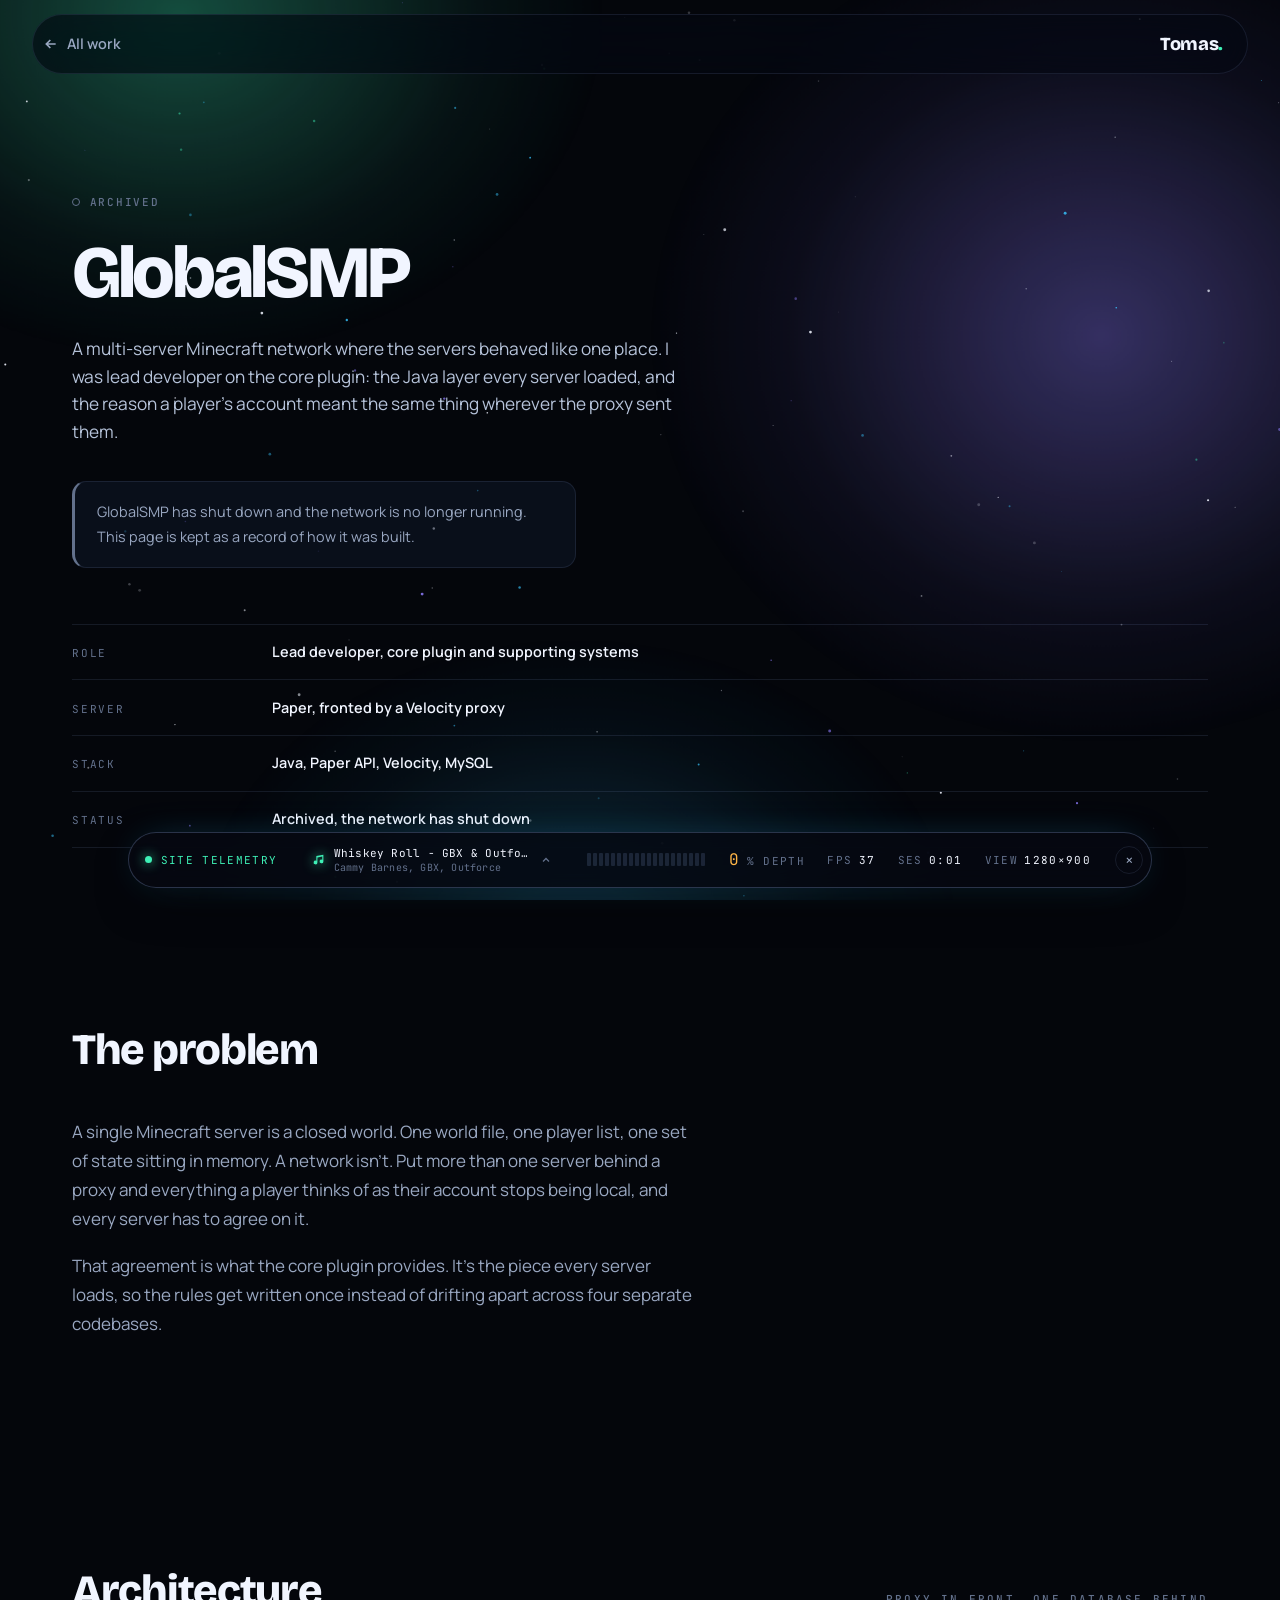
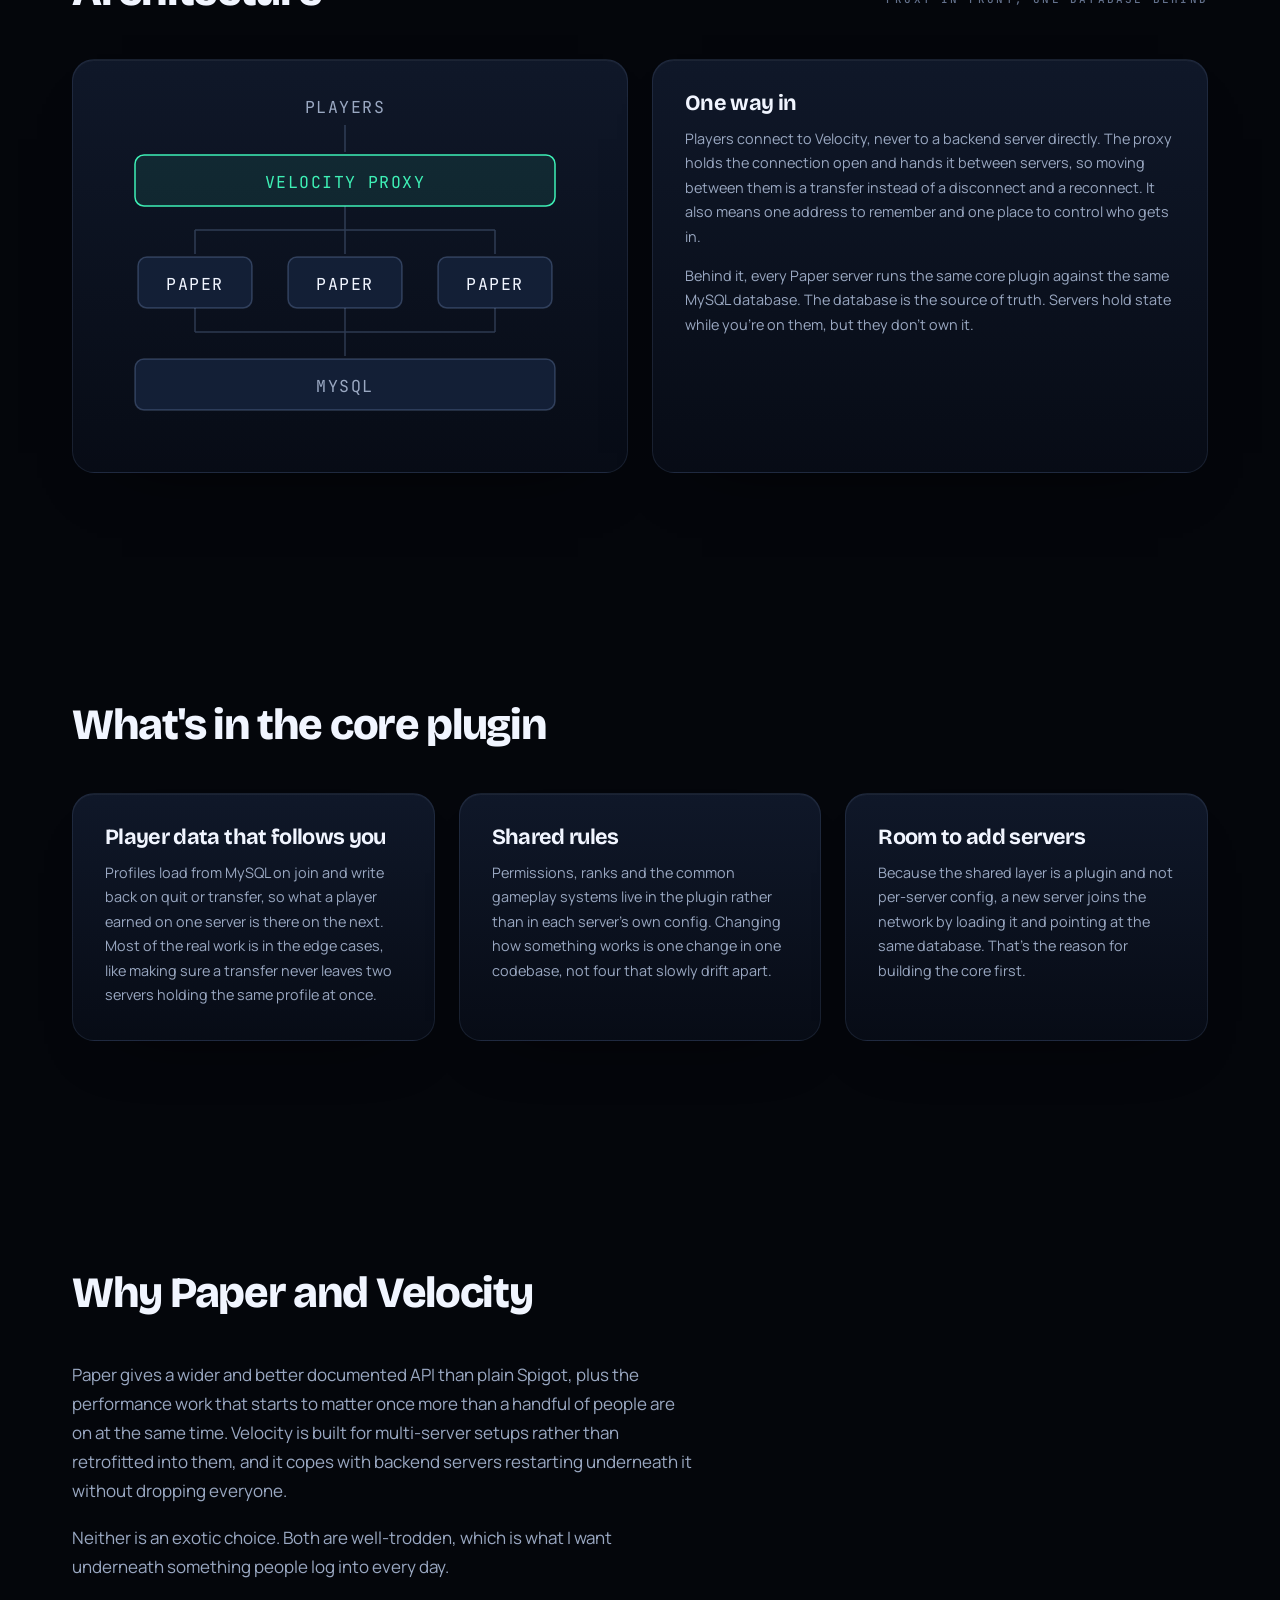
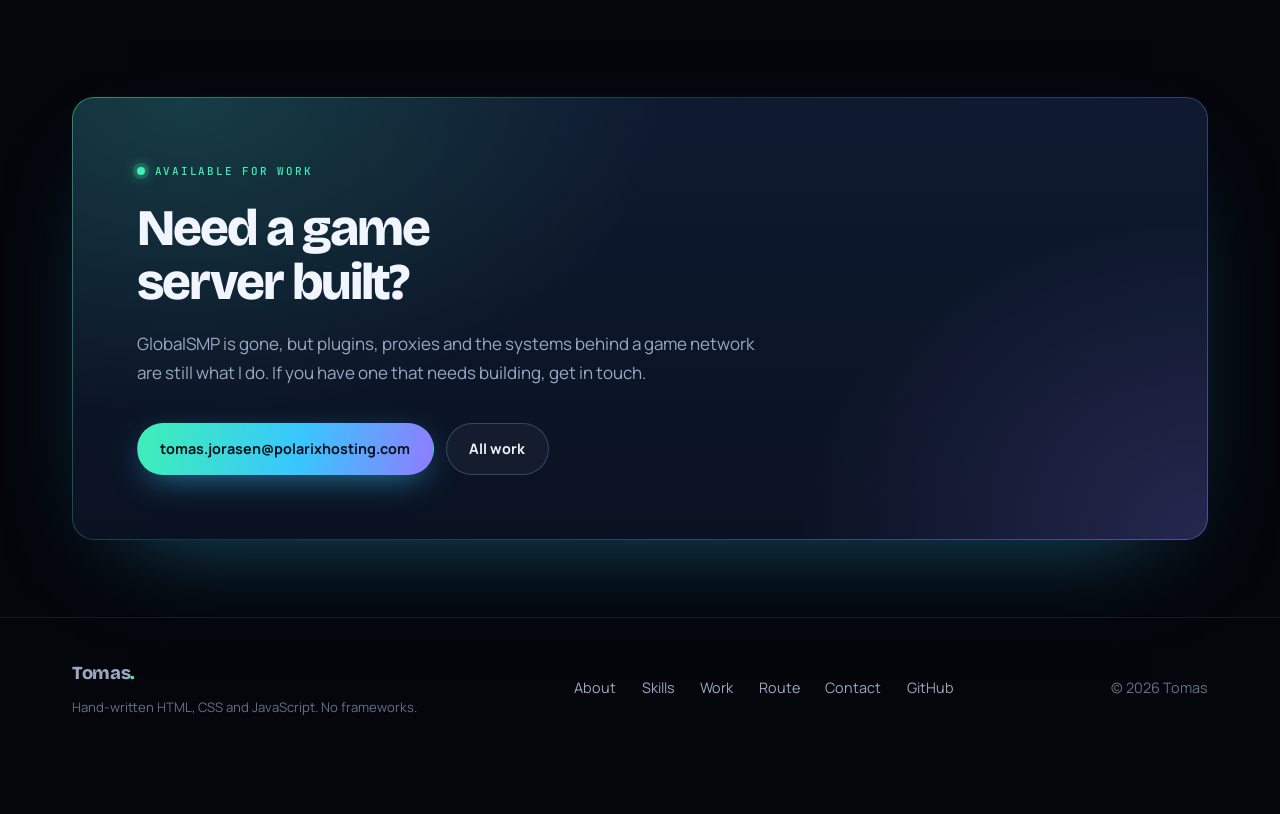
<file: globalsmp.html>
<!DOCTYPE html>
<html lang="en">
<head>
<meta charset="UTF-8">
<meta name="viewport" content="width=device-width, initial-scale=1.0">
<script>document.documentElement.className+=' js';</script>

<title>GlobalSMP — Minecraft network core plugin | Tomas</title>
<meta name="description" content="Lead developer on GlobalSMP: a multi-server Minecraft network behind a Velocity proxy, with a Java core plugin keeping player data consistent in MySQL.">
<link rel="canonical" href="https://forgottobuy.github.io/globalsmp.html">
<meta name="theme-color" content="#04060b">
<link rel="icon" href="data:image/svg+xml,%3Csvg xmlns='http://www.w3.org/2000/svg' viewBox='0 0 32 32'%3E%3Cdefs%3E%3ClinearGradient id='g' x1='0' x2='1'%3E%3Cstop stop-color='%233ef0b6'/%3E%3Cstop offset='.55' stop-color='%2338c6ff'/%3E%3Cstop offset='1' stop-color='%238f7dff'/%3E%3C/linearGradient%3E%3C/defs%3E%3Ccircle cx='16' cy='16' r='16' fill='url(%23g)'/%3E%3Cpath d='M9 10h14v4h-5v9h-4v-9H9z' fill='%2304060b'/%3E%3C/svg%3E">

<meta property="og:type" content="article">
<meta property="og:url" content="https://forgottobuy.github.io/globalsmp.html">
<meta property="og:title" content="GlobalSMP — Minecraft network core plugin">
<meta property="og:description" content="A multi-server Minecraft network behind a Velocity proxy, with a Java core plugin keeping player data consistent in MySQL.">
<meta property="og:image" content="https://forgottobuy.github.io/images/og-preview.png">
<meta name="twitter:card" content="summary_large_image">
<meta name="twitter:image" content="https://forgottobuy.github.io/images/og-preview.png">

<link rel="preconnect" href="https://fonts.googleapis.com">
<link rel="preconnect" href="https://fonts.gstatic.com" crossorigin>
<link rel="stylesheet" href="https://fonts.googleapis.com/css2?family=Bricolage+Grotesque:opsz,wght@12..96,500..800&family=JetBrains+Mono:wght@400;500&family=Manrope:wght@400;500;600;700&display=swap">
<link rel="stylesheet" href="styles.css?v=8">
</head>
<body>

<div class="backdrop" aria-hidden="true"><i></i><i></i><i></i></div>
<canvas class="stars" aria-hidden="true"></canvas>

<a class="skip-link" href="#main">Skip to content</a>

<nav class="site-nav" aria-label="Main">
  <div class="wrap site-nav__inner">
    <a class="back-link" href="index.html#work">
      <svg viewBox="0 0 24 24" fill="none" stroke="currentColor" stroke-width="2.5" aria-hidden="true"><path d="M19 12H5M11 6l-6 6 6 6"/></svg>
      All work
    </a>
    <a class="wordmark" href="index.html">Tomas<span>.</span></a>
  </div>
</nav>

<header class="wrap case-hero">
  <span class="status status--off">Archived</span>
  <h1>GlobalSMP</h1>
  <p class="case-hero__lede">
    A multi-server Minecraft network where the servers behaved like one place.
    I was lead developer on the core plugin: the Java layer every server loaded,
    and the reason a player's account meant the same thing wherever the proxy
    sent them.
  </p>

  <p class="notice">
    GlobalSMP has shut down and the network is no longer running. This page is
    kept as a record of how it was built.
  </p>

  <dl class="facts">
    <div class="facts__row">
      <dt class="facts__key">Role</dt>
      <dd class="facts__val">Lead developer, core plugin and supporting systems</dd>
    </div>
    <div class="facts__row">
      <dt class="facts__key">Server</dt>
      <dd class="facts__val">Paper, fronted by a Velocity proxy</dd>
    </div>
    <div class="facts__row">
      <dt class="facts__key">Stack</dt>
      <dd class="facts__val">Java, Paper API, Velocity, MySQL</dd>
    </div>
    <div class="facts__row">
      <dt class="facts__key">Status</dt>
      <dd class="facts__val">Archived, the network has shut down</dd>
    </div>
  </dl>
</header>

<main id="main">

  <section class="wrap section">
    <div class="section__head">
      <div class="section__title"><h2>The problem</h2></div>
    </div>

    <div class="prose">
      <p>
        A single Minecraft server is a closed world. One world file, one player
        list, one set of state sitting in memory. A network isn't. Put more than
        one server behind a proxy and everything a player thinks of as their
        account stops being local, and every server has to agree on it.
      </p>
      <p class="prose">
        That agreement is what the core plugin provides. It's the piece every
        server loads, so the rules get written once instead of drifting apart
        across four separate codebases.
      </p>
    </div>
  </section>

  <section class="wrap section">
    <div class="section__head">
      <div class="section__title"><h2>Architecture</h2></div>
      <p class="eyebrow">Proxy in front, one database behind</p>
    </div>

    <div class="cards cards--2">
      <div class="card" data-reveal>
        <figure class="shot shot--bare">
          <svg class="topology" viewBox="0 0 320 226" role="img" aria-label="Diagram: players connect through a Velocity proxy to three Paper servers, which share one MySQL database.">
            <text class="label label--dim" x="160" y="14" text-anchor="middle">PLAYERS</text>
            <path class="wire" d="M160 22 V40"/>
            <rect class="node node--live" x="20" y="42" width="280" height="34" rx="6"/>
            <text class="label label--amber" x="160" y="64" text-anchor="middle">VELOCITY PROXY</text>
            <path class="wire" d="M160 76 V92 M60 92 H260 M60 92 V108 M160 92 V108 M260 92 V108"/>
            <rect class="node" x="22" y="110" width="76" height="34" rx="6"/>
            <rect class="node" x="122" y="110" width="76" height="34" rx="6"/>
            <rect class="node" x="222" y="110" width="76" height="34" rx="6"/>
            <text class="label" x="60" y="132" text-anchor="middle">PAPER</text>
            <text class="label" x="160" y="132" text-anchor="middle">PAPER</text>
            <text class="label" x="260" y="132" text-anchor="middle">PAPER</text>
            <path class="wire" d="M60 144 V160 M160 144 V160 M260 144 V160 M60 160 H260 M160 160 V176"/>
            <rect class="node" x="20" y="178" width="280" height="34" rx="6"/>
            <text class="label label--dim" x="160" y="200" text-anchor="middle">MYSQL</text>
          </svg>
        </figure>
      </div>
      <div class="card" data-reveal>
        <h3>One way in</h3>
        <p>
          Players connect to Velocity, never to a backend server directly. The
          proxy holds the connection open and hands it between servers, so moving
          between them is a transfer instead of a disconnect and a reconnect. It
          also means one address to remember and one place to control who gets
          in.
        </p>
        <p>
          Behind it, every Paper server runs the same core plugin against the
          same MySQL database. The database is the source of truth. Servers hold
          state while you're on them, but they don't own it.
        </p>
      </div>
    </div>
  </section>

  <section class="wrap section">
    <div class="section__head">
      <div class="section__title"><h2>What's in the core plugin</h2></div>
    </div>

    <div class="cards cards--3">
      <div class="card" data-reveal>
        <h3>Player data that follows you</h3>
        <p>
          Profiles load from MySQL on join and write back on quit or transfer, so
          what a player earned on one server is there on the next. Most of the
          real work is in the edge cases, like making sure a transfer never
          leaves two servers holding the same profile at once.
        </p>
      </div>
      <div class="card" data-reveal>
        <h3>Shared rules</h3>
        <p>
          Permissions, ranks and the common gameplay systems live in the plugin
          rather than in each server's own config. Changing how something works
          is one change in one codebase, not four that slowly drift apart.
        </p>
      </div>
      <div class="card" data-reveal>
        <h3>Room to add servers</h3>
        <p>
          Because the shared layer is a plugin and not per-server config, a new
          server joins the network by loading it and pointing at the same
          database. That's the reason for building the core first.
        </p>
      </div>
    </div>
  </section>

  <section class="wrap section">
    <div class="section__head">
      <div class="section__title"><h2>Why Paper and Velocity</h2></div>
    </div>
    <div class="prose">
      <p>
        Paper gives a wider and better documented API than plain Spigot, plus the
        performance work that starts to matter once more than a handful of people
        are on at the same time. Velocity is built for multi-server setups rather
        than retrofitted into them, and it copes with backend servers restarting
        underneath it without dropping everyone.
      </p>
      <p class="prose">
        Neither is an exotic choice. Both are well-trodden, which is what I want
        underneath something people log into every day.
      </p>
    </div>
  </section>

  <section class="wrap">
    <div class="contact" data-reveal>
      <p class="eyebrow"><span class="status">Available for work</span></p>
      <h2>Need a game server built?</h2>
      <p class="prose">
      GlobalSMP is gone, but plugins, proxies and the systems behind a game network are still what I do. If you have one that needs building, get in touch.
    </p>
      <div class="contact__actions">
        <a class="btn btn--primary" href="mailto:tomas.jorasen@polarixhosting.com">tomas.jorasen@polarixhosting.com</a>
        <a class="btn btn--ghost" href="index.html#work">All work</a>
      </div>
    </div>
  </section>

</main>

<footer class="site-footer">
  <div class="wrap site-footer__inner">
    <div class="site-footer__brand">
      <a class="wordmark" href="index.html">Tomas<span>.</span></a>
      <p>Hand-written HTML, CSS and JavaScript. No frameworks.</p>
    </div>
    <div class="site-footer__links">
      <a href="index.html#about">About</a>
      <a href="index.html#skills">Skills</a>
      <a href="index.html#work">Work</a>
      <a href="index.html#route">Route</a>
      <a href="index.html#contact">Contact</a>
      <a href="https://github.com/ForgotToBuy" target="_blank" rel="noopener noreferrer">GitHub</a>
    </div>
    <span>&copy; 2026 Tomas</span>
  </div>
</footer>

<aside class="hud" id="siteHud" hidden>
  <div class="hud__player" id="hudPlayer" data-hud="player" hidden></div>
  <div class="hud__inner">
    <span class="hud__brand"><span class="hud__lamp"></span><span>Site telemetry</span></span>
    <button class="hud__now" data-hud="now" type="button" aria-expanded="false" aria-controls="hudPlayer" hidden>
      <svg class="hud__note" viewBox="0 0 24 24" fill="currentColor" aria-hidden="true"><path d="M21 3v12.5a3.5 3.5 0 1 1-2-3.16V6.6L10 8.4v9.1a3.5 3.5 0 1 1-2-3.16V5.6L21 3z"/></svg>
      <span class="hud__track">
        <span class="hud__title" data-hud="now-title"></span>
        <span class="hud__by" data-hud="now-artist"></span>
      </span>
      <svg class="hud__chevron" viewBox="0 0 24 24" fill="none" stroke="currentColor" stroke-width="2.5" aria-hidden="true"><path d="M18 15l-6-6-6 6"/></svg>
    </button>
    <div class="hud__bar" data-hud="bar" aria-hidden="true"></div>
    <div class="hud__readouts" aria-hidden="true">
      <div class="hud__cell hud__cell--primary"><span class="hud__val" data-hud="scroll">0</span><span class="hud__unit">% depth</span></div>
      <div class="hud__cell"><span class="hud__key">FPS</span><span class="hud__val" data-hud="fps">--</span></div>
      <div class="hud__cell hud__cell--session"><span class="hud__key">SES</span><span class="hud__val" data-hud="session">0:00</span></div>
      <div class="hud__cell hud__cell--viewport"><span class="hud__key">VIEW</span><span class="hud__val" data-hud="viewport">--</span></div>
    </div>
    <button class="hud__close" type="button" data-hud-close aria-label="Hide the telemetry readout">&times;</button>
  </div>
</aside>

<script src="motion.js?v=8" defer onerror="document.documentElement.classList.remove('js')"></script>

</body>
</html>
</file>
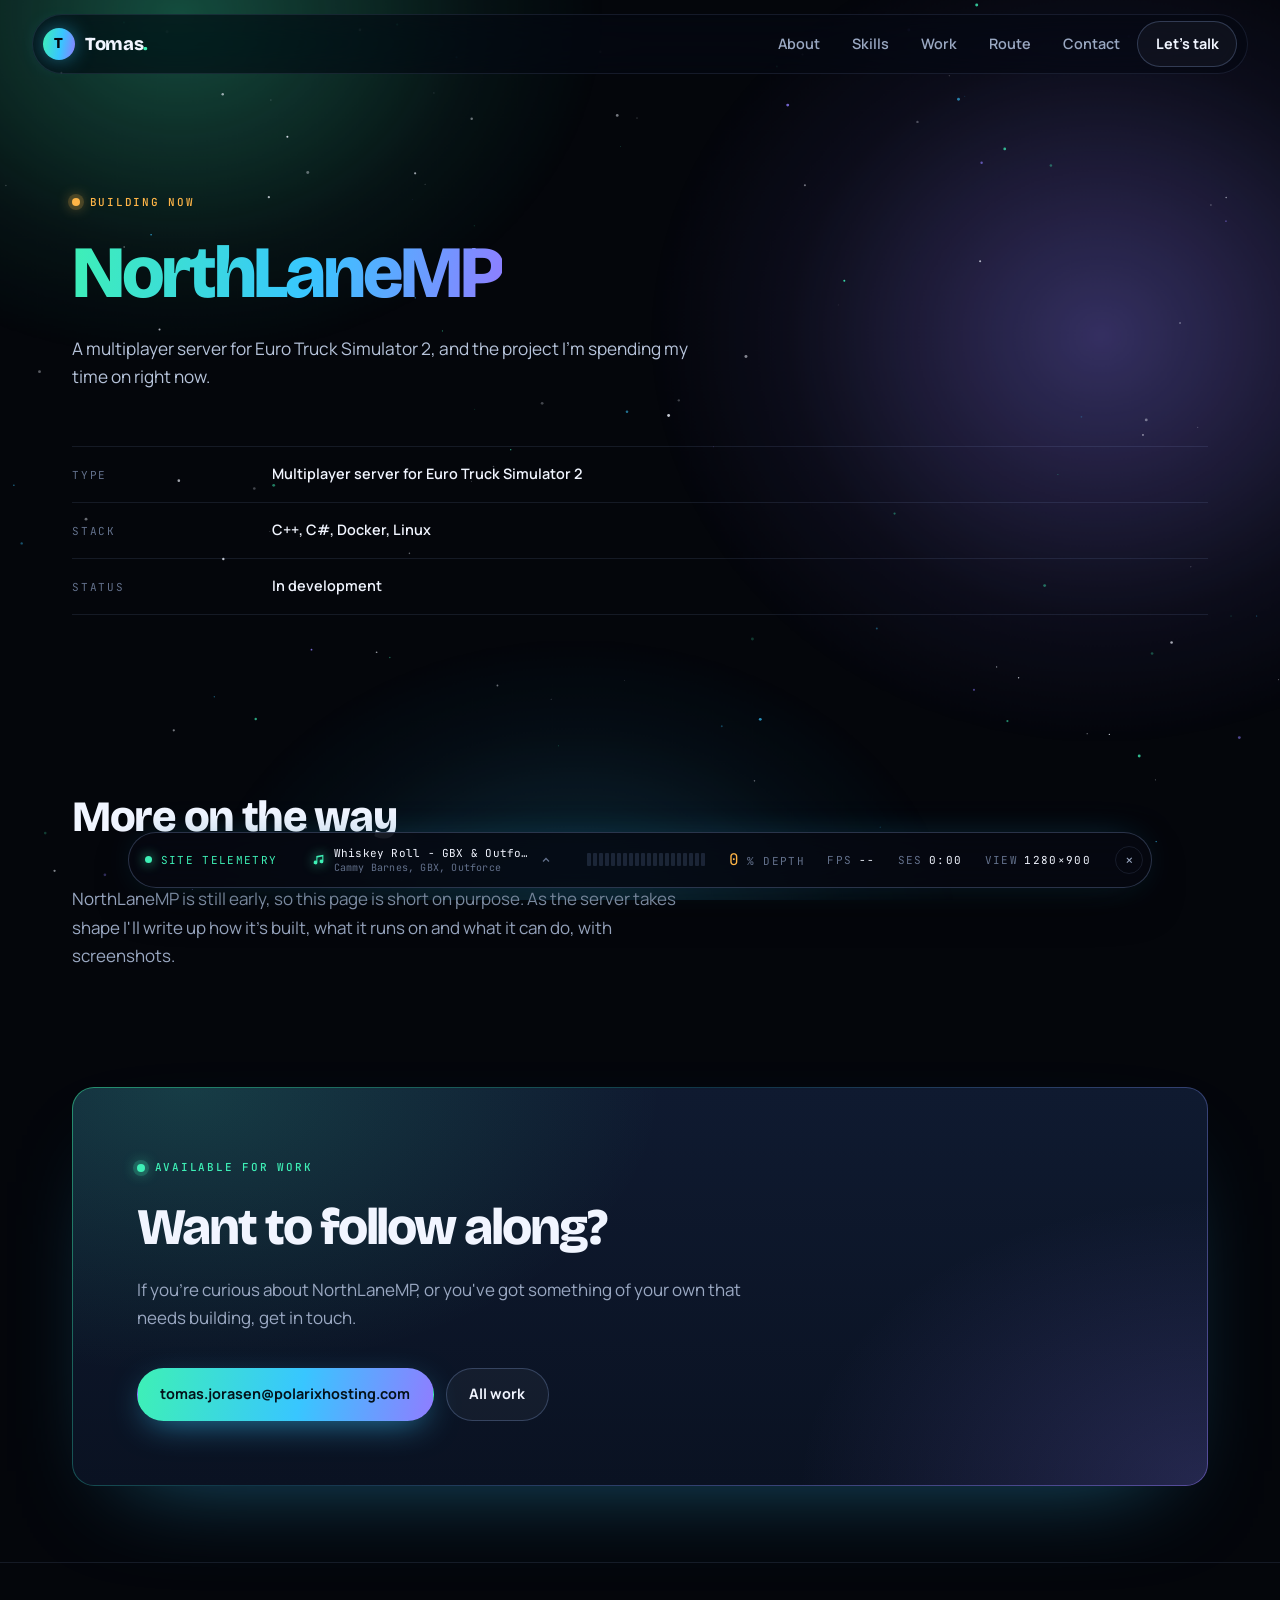
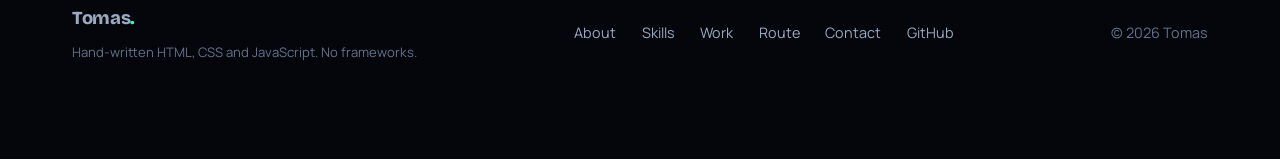
<file: northlanemp.html>
<!DOCTYPE html>
<html lang="en">
<head>
<meta charset="UTF-8">
<meta name="viewport" content="width=device-width, initial-scale=1.0">
<script>document.documentElement.className+=' js';</script>

<title>NorthLaneMP — multiplayer for ETS2 | Tomas</title>
<meta name="description" content="NorthLaneMP is a multiplayer server for Euro Truck Simulator 2, currently in development.">
<link rel="canonical" href="https://forgottobuy.github.io/northlanemp.html">
<meta name="theme-color" content="#04060b">
<link rel="icon" href="data:image/svg+xml,%3Csvg xmlns='http://www.w3.org/2000/svg' viewBox='0 0 32 32'%3E%3Cdefs%3E%3ClinearGradient id='g' x1='0' x2='1'%3E%3Cstop stop-color='%233ef0b6'/%3E%3Cstop offset='.55' stop-color='%2338c6ff'/%3E%3Cstop offset='1' stop-color='%238f7dff'/%3E%3C/linearGradient%3E%3C/defs%3E%3Ccircle cx='16' cy='16' r='16' fill='url(%23g)'/%3E%3Cpath d='M9 10h14v4h-5v9h-4v-9H9z' fill='%2304060b'/%3E%3C/svg%3E">

<meta property="og:type" content="website">
<meta property="og:url" content="https://forgottobuy.github.io/northlanemp.html">
<meta property="og:title" content="NorthLaneMP — multiplayer for ETS2 | Tomas">
<meta property="og:description" content="NorthLaneMP is a multiplayer server for Euro Truck Simulator 2, currently in development.">
<meta property="og:image" content="https://forgottobuy.github.io/images/og-preview.png">
<meta name="twitter:card" content="summary_large_image">
<meta name="twitter:image" content="https://forgottobuy.github.io/images/og-preview.png">

<link rel="preconnect" href="https://fonts.googleapis.com">
<link rel="preconnect" href="https://fonts.gstatic.com" crossorigin>
<link rel="stylesheet" href="https://fonts.googleapis.com/css2?family=Bricolage+Grotesque:opsz,wght@12..96,500..800&family=JetBrains+Mono:wght@400;500&family=Manrope:wght@400;500;600;700&display=swap">
<link rel="stylesheet" href="styles.css?v=8">
</head>
<body id="top">

<div class="backdrop" aria-hidden="true"><i></i><i></i><i></i></div>
<canvas class="stars" aria-hidden="true"></canvas>

<a class="skip-link" href="#main">Skip to content</a>

<nav class="site-nav" aria-label="Main">
  <div class="wrap site-nav__inner">
    <a class="wordmark" href="index.html"><span class="wordmark__mark">T</span>Tomas<span>.</span></a>
    <div class="nav-links">
      <a href="index.html#about">About</a>
      <a href="index.html#skills">Skills</a>
      <a href="index.html#work">Work</a>
      <a href="index.html#route">Route</a>
      <a href="index.html#contact">Contact</a>
      <a class="btn btn--ghost btn--small" href="index.html#contact">Let's talk</a>
    </div>
  </div>
</nav>

<header class="wrap case-hero">
  <span class="status status--build">Building now</span>
  <h1><span class="aurora-text">NorthLaneMP</span></h1>
  <p class="case-hero__lede">
    A multiplayer server for Euro Truck Simulator 2, and the project I'm
    spending my time on right now.
  </p>

  <dl class="facts">
    <div class="facts__row">
      <dt class="facts__key">Type</dt>
      <dd class="facts__val">Multiplayer server for Euro Truck Simulator 2</dd>
    </div>
    <div class="facts__row">
      <dt class="facts__key">Stack</dt>
      <dd class="facts__val">C++, C#, Docker, Linux</dd>
    </div>
    <div class="facts__row">
      <dt class="facts__key">Status</dt>
      <dd class="facts__val">In development</dd>
    </div>
  </dl>
</header>

<main id="main">

  <section class="wrap section">
    <div class="section__head">
      <div class="section__title"><h2>More on the way</h2></div>
    </div>
    <div class="prose">
      <p>
        NorthLaneMP is still early, so this page is short on purpose. As the
        server takes shape I'll write up how it's built, what it runs on and
        what it can do, with screenshots.
      </p>
    </div>
  </section>

  <section class="wrap">
    <div class="contact" data-reveal>
      <span class="status">Available for work</span>
      <h2>Want to follow along?</h2>
      <p class="prose">
        If you're curious about NorthLaneMP, or you've got something of your
        own that needs building, get in touch.
      </p>
      <div class="contact__actions">
        <a class="btn btn--primary" href="mailto:tomas.jorasen@polarixhosting.com">tomas.jorasen@polarixhosting.com</a>
        <a class="btn btn--ghost" href="index.html#work">All work</a>
      </div>
    </div>
  </section>

</main>

<footer class="site-footer">
  <div class="wrap site-footer__inner">
    <div class="site-footer__brand">
      <a class="wordmark" href="index.html">Tomas<span>.</span></a>
      <p>Hand-written HTML, CSS and JavaScript. No frameworks.</p>
    </div>
    <div class="site-footer__links">
      <a href="index.html#about">About</a>
      <a href="index.html#skills">Skills</a>
      <a href="index.html#work">Work</a>
      <a href="index.html#route">Route</a>
      <a href="index.html#contact">Contact</a>
      <a href="https://github.com/ForgotToBuy" target="_blank" rel="noopener noreferrer">GitHub</a>
    </div>
    <span>&copy; 2026 Tomas</span>
  </div>
</footer>

<aside class="hud" id="siteHud" hidden>
  <div class="hud__player" id="hudPlayer" data-hud="player" hidden></div>
  <div class="hud__inner">
    <span class="hud__brand"><span class="hud__lamp"></span><span>Site telemetry</span></span>
    <button class="hud__now" data-hud="now" type="button" aria-expanded="false" aria-controls="hudPlayer" hidden>
      <svg class="hud__note" viewBox="0 0 24 24" fill="currentColor" aria-hidden="true"><path d="M21 3v12.5a3.5 3.5 0 1 1-2-3.16V6.6L10 8.4v9.1a3.5 3.5 0 1 1-2-3.16V5.6L21 3z"/></svg>
      <span class="hud__track">
        <span class="hud__title" data-hud="now-title"></span>
        <span class="hud__by" data-hud="now-artist"></span>
      </span>
      <svg class="hud__chevron" viewBox="0 0 24 24" fill="none" stroke="currentColor" stroke-width="2.5" aria-hidden="true"><path d="M18 15l-6-6-6 6"/></svg>
    </button>
    <div class="hud__bar" data-hud="bar" aria-hidden="true"></div>
    <div class="hud__readouts" aria-hidden="true">
      <div class="hud__cell hud__cell--primary"><span class="hud__val" data-hud="scroll">0</span><span class="hud__unit">% depth</span></div>
      <div class="hud__cell"><span class="hud__key">FPS</span><span class="hud__val" data-hud="fps">--</span></div>
      <div class="hud__cell hud__cell--session"><span class="hud__key">SES</span><span class="hud__val" data-hud="session">0:00</span></div>
      <div class="hud__cell hud__cell--viewport"><span class="hud__key">VIEW</span><span class="hud__val" data-hud="viewport">--</span></div>
    </div>
    <button class="hud__close" type="button" data-hud-close aria-label="Hide the telemetry readout">&times;</button>
  </div>
</aside>

<script src="motion.js?v=8" defer onerror="document.documentElement.classList.remove('js')"></script>

</body>
</html>
</file>
<file: styles.css>
:root {
  --night:   #04060b;
  --panel:   rgba(16, 24, 40, 0.55);
  --panel-solid: #0b111e;
  --line:    rgba(160, 190, 255, 0.11);
  --line-2:  rgba(160, 190, 255, 0.24);
  --snow:    #f1f5ff;
  --mist:    #9aa8c2;
  --dim:     #63718c;
  --green:   #3ef0b6;
  --cyan:    #38c6ff;
  --violet:  #8f7dff;
  --amber:   #ffb547;
  --aurora:  linear-gradient(100deg, #3ef0b6 0%, #38c6ff 55%, #8f7dff 100%);

  --font-display: 'Bricolage Grotesque', 'Segoe UI', system-ui, sans-serif;
  --font-body: 'Manrope', 'Segoe UI', system-ui, sans-serif;
  --font-mono: 'JetBrains Mono', ui-monospace, Consolas, monospace;

  --micro: 0.6875rem;
  --small: 0.9rem;
  --base: 1.0625rem;
  --lede: clamp(1.0625rem, 1.35vw, 1.25rem);
  --h3: clamp(1.2rem, 1.7vw, 1.4rem);
  --h2: clamp(2.1rem, 4.6vw, 3.4rem);
  --h1: clamp(2.6rem, 6vw, 4.6rem);
  --name: clamp(4.5rem, 15vw, 11.5rem);

  --gutter: clamp(1.25rem, 4.5vw, 3.5rem);
  --radius: 22px;
  --radius-s: 14px;
  --ease: cubic-bezier(0.2, 0.7, 0.2, 1);
  --accent: var(--cyan);
}

*, *::before, *::after { box-sizing: border-box; }

html { -webkit-text-size-adjust: 100%; scroll-behavior: smooth; scroll-padding-top: 6rem; }

body {
  margin: 0;
  background: var(--night);
  color: var(--mist);
  font-family: var(--font-body);
  font-size: var(--base);
  line-height: 1.7;
  -webkit-font-smoothing: antialiased;
  overflow-x: hidden;
}

::selection { background: var(--green); color: var(--night); }

img { max-width: 100%; height: auto; display: block; }
a { color: inherit; }

:focus-visible { outline: 2px solid var(--green); outline-offset: 3px; border-radius: 6px; }

.stars {
  position: fixed;
  inset: 0;
  width: 100%;
  height: 100%;
  z-index: 0;
  pointer-events: none;
}
.stars--a { animation: twinkle 5s ease-in-out infinite alternate; }
.stars--b { animation: twinkle 7s ease-in-out -3s infinite alternate-reverse; }

@keyframes twinkle { from { opacity: 0.25; } to { opacity: 1; } }

html.is-resting .backdrop i,
html.is-resting .stars,
html.is-resting .chip,
html.is-resting .glance__ring,
html.is-resting .glance__ring span { animation-play-state: paused; }

.backdrop { position: fixed; inset: 0; z-index: 0; pointer-events: none; overflow: hidden; }

.backdrop i {
  position: absolute;
  border-radius: 50%;
  opacity: 0.85;
  will-change: transform;
}
.backdrop i:nth-child(1) {
  width: 68vw; height: 44rem; left: -20vw; top: -21rem;
  background: radial-gradient(closest-side, rgba(62, 240, 182, 0.36), rgba(62, 240, 182, 0.2) 38%, rgba(62, 240, 182, 0.07) 68%, transparent);
  animation: sway-a 22s ease-in-out infinite alternate;
}
.backdrop i:nth-child(2) {
  width: 72vw; height: 52rem; right: -22vw; top: -5rem;
  background: radial-gradient(closest-side, rgba(143, 125, 255, 0.42), rgba(143, 125, 255, 0.23) 38%, rgba(143, 125, 255, 0.08) 68%, transparent);
  animation: sway-b 27s ease-in-out infinite alternate;
}
.backdrop i:nth-child(3) {
  width: 62vw; height: 40rem; left: 14vw; bottom: -23rem;
  background: radial-gradient(closest-side, rgba(56, 198, 255, 0.26), rgba(56, 198, 255, 0.14) 38%, rgba(56, 198, 255, 0.05) 68%, transparent);
  animation: sway-a 31s ease-in-out infinite alternate-reverse;
}

@keyframes sway-a { from { transform: translate3d(-3%, 0, 0) scale(1); } to { transform: translate3d(6%, 8%, 0) scale(1.15); } }
@keyframes sway-b { from { transform: translate3d(4%, -4%, 0) scale(1.1); } to { transform: translate3d(-6%, 6%, 0) scale(0.92); } }

.skip-link {
  position: absolute;
  left: var(--gutter);
  top: 0;
  transform: translateY(-160%);
  z-index: 300;
  background: var(--green);
  color: var(--night);
  padding: 0.7rem 1.15rem;
  border-radius: var(--radius-s);
  font: 700 var(--small)/1 var(--font-body);
  text-decoration: none;
}
.skip-link:focus { transform: translateY(0.75rem); }

h1, h2, h3, h4 {
  font-family: var(--font-display);
  color: var(--snow);
  font-weight: 700;
  line-height: 1.06;
  letter-spacing: -0.03em;
  margin: 0;
  text-wrap: balance;
}

p { margin: 0; }
strong { color: var(--snow); font-weight: 700; }

code {
  font-family: var(--font-mono);
  font-size: 0.86em;
  color: var(--green);
  background: rgba(62, 240, 182, 0.08);
  border: 1px solid rgba(62, 240, 182, 0.2);
  padding: 0.1em 0.4em;
  border-radius: 6px;
}

.aurora-text {
  background: var(--aurora);
  -webkit-background-clip: text;
  background-clip: text;
  color: transparent;
}

.eyebrow {
  font-family: var(--font-mono);
  font-size: var(--micro);
  font-weight: 500;
  letter-spacing: 0.2em;
  text-transform: uppercase;
  color: var(--dim);
  margin: 0;
}

.prose { max-width: 62ch; }
.prose + .prose { margin-top: 1.15rem; }
.prose p + p { margin-top: 1.15rem; }

.wrap {
  width: 100%;
  max-width: 78rem;
  margin-inline: auto;
  padding-inline: var(--gutter);
  position: relative;
  z-index: 1;
}

main, .site-footer { position: relative; z-index: 1; }

.status {
  display: inline-flex;
  align-items: center;
  gap: 0.6rem;
  font-family: var(--font-mono);
  font-size: var(--micro);
  font-weight: 500;
  letter-spacing: 0.16em;
  text-transform: uppercase;
  color: var(--green);
  white-space: nowrap;
}

.status::before {
  content: '';
  width: 8px;
  height: 8px;
  flex: none;
  border-radius: 50%;
  background: currentColor;
  box-shadow: 0 0 0 4px color-mix(in srgb, currentColor 18%, transparent), 0 0 14px currentColor;
}

.status--build { color: var(--amber); }
.status--off { color: var(--dim); }
.status--off::before { background: transparent; border: 1.5px solid var(--dim); box-shadow: none; }

.glass {
  border-radius: var(--radius);
  border: 1px solid var(--line);
  background: linear-gradient(180deg, rgba(17, 26, 44, 0.9), rgba(8, 13, 23, 0.9));
  box-shadow: 0 30px 70px -45px rgba(0, 0, 0, 0.95), inset 0 1px 0 rgba(255, 255, 255, 0.05);
}

.site-nav {
  position: sticky;
  top: 0.9rem;
  z-index: 100;
  width: min(76rem, calc(100% - 1.5rem));
  margin: 0.9rem auto 0;
  border-radius: 999px;
  border: 1px solid var(--line);
  background: rgba(6, 9, 17, 0.66);
  backdrop-filter: blur(18px) saturate(150%);
  box-shadow: 0 20px 50px -30px rgba(0, 0, 0, 0.9);
}

.site-nav .wrap { padding-inline: 0.6rem 0.6rem; max-width: none; }

.site-nav__inner {
  display: flex;
  align-items: center;
  justify-content: space-between;
  gap: 1rem;
  height: 3.6rem;
  padding-left: 0.9rem;
}

.wordmark {
  display: inline-flex;
  align-items: center;
  font-family: var(--font-display);
  font-size: 1.15rem;
  font-weight: 800;
  letter-spacing: -0.02em;
  color: var(--snow);
  text-decoration: none;
}
.wordmark span { color: var(--green); }

.wordmark__mark {
  width: 2rem;
  height: 2rem;
  margin-right: 0.65rem;
  border-radius: 50%;
  display: grid;
  place-items: center;
  font-size: 0.95rem;
  color: var(--night) !important;
  background: var(--aurora);
  box-shadow: 0 0 22px -4px rgba(56, 198, 255, 0.8);
}

.nav-links { display: flex; align-items: center; gap: 0.2rem; font-size: var(--small); font-weight: 600; }

.nav-links > a:not(.btn) {
  color: var(--mist);
  text-decoration: none;
  padding: 0.45rem 0.9rem;
  border-radius: 999px;
  transition: color 0.2s, background 0.2s;
}
.nav-links > a:not(.btn):hover { color: var(--snow); }
.nav-links > a.is-active { color: var(--snow); background: rgba(160, 190, 255, 0.12); }

.back-link {
  display: inline-flex;
  align-items: center;
  gap: 0.55rem;
  font-size: var(--small);
  font-weight: 600;
  color: var(--mist);
  text-decoration: none;
  transition: color 0.2s;
}
.back-link:hover { color: var(--snow); }
.back-link svg { width: 1rem; height: 1rem; transition: transform 0.2s; }
.back-link:hover svg { transform: translateX(-3px); }
.site-nav .back-link + .wordmark { margin-right: 0.9rem; }

.btn {
  display: inline-flex;
  align-items: center;
  gap: 0.55rem;
  font-family: var(--font-body);
  font-size: var(--small);
  font-weight: 700;
  text-decoration: none;
  padding: 0.8rem 1.4rem;
  border-radius: 999px;
  border: 1px solid transparent;
  cursor: pointer;
  transition: transform 0.25s var(--ease), box-shadow 0.25s, background 0.25s, border-color 0.25s, color 0.25s;
}
.btn svg { width: 1rem; height: 1rem; flex: none; transition: transform 0.25s var(--ease); }
.btn:hover { transform: translateY(-2px); }
.btn:hover svg { transform: translateX(3px); }

.btn--primary { background: var(--aurora); color: #04121a; box-shadow: 0 10px 34px -10px rgba(56, 198, 255, 0.65); }
.btn--primary:hover { box-shadow: 0 16px 44px -10px rgba(62, 240, 182, 0.75); }

.btn--ghost { color: var(--snow); background: rgba(255, 255, 255, 0.04); border-color: var(--line-2); }
.btn--ghost:hover { border-color: var(--green); color: var(--green); background: rgba(62, 240, 182, 0.07); }

.btn--small { padding: 0.6rem 1.1rem; }

.hero {
  position: relative;
  min-height: min(100vh, 60rem);
  margin-top: -4.5rem;
  padding-block: 8.5rem 5rem;
  display: flex;
  align-items: center;
}

.hero__pill {
  display: inline-flex;
  padding: 0.5rem 1rem 0.5rem 0.85rem;
  border-radius: 999px;
  border: 1px solid rgba(62, 240, 182, 0.3);
  background: rgba(62, 240, 182, 0.07);
}

.hero__hi {
  margin-top: 2rem;
  font-family: var(--font-display);
  font-size: clamp(1.4rem, 2.6vw, 2.1rem);
  font-weight: 600;
  color: var(--mist);
}

.hero__name {
  font-size: var(--name);
  font-weight: 800;
  letter-spacing: -0.035em;
  line-height: 0.9;
  margin-top: 0.3rem;
}

.hero__lamp {
  display: inline-block;
  width: 0.19em;
  height: 0.19em;
  margin-left: 0.07em;
  border-radius: 50%;
  background: var(--aurora);
  box-shadow: 0 0 0.35em rgba(62, 240, 182, 0.75);
}

.hero__role {
  margin-top: 1.5rem;
  height: 1.5em;
  overflow: hidden;
  font-family: var(--font-display);
  font-size: clamp(1.5rem, 3.2vw, 2.4rem);
  font-weight: 700;
  letter-spacing: -0.02em;
  line-height: 1.3;
  position: relative;
}

.hero__role span {
  position: absolute;
  left: 0;
  top: 0;
  white-space: nowrap;
  display: block;
  background: var(--aurora);
  -webkit-background-clip: text;
  background-clip: text;
  color: transparent;
  width: fit-content;
  transition: transform 0.6s var(--ease), opacity 0.6s var(--ease);
}
.hero__role span.is-leaving { transform: translateY(-100%); opacity: 0; }
.hero__role span.is-entering { transform: translateY(100%); opacity: 0; transition: none; }

.hero__lede { margin-top: 1.3rem; font-size: var(--lede); max-width: 44ch; line-height: 1.6; color: #b6c3da; }

.hero__actions { display: flex; flex-wrap: wrap; gap: 0.75rem; margin-top: 2.2rem; }

.hero__meta {
  display: flex;
  align-items: center;
  gap: 1.1rem;
  margin-top: 2.4rem;
  font-size: var(--small);
  color: var(--dim);
}
.hero__meta::after { content: ''; order: 1; width: 3rem; height: 1px; background: var(--line-2); }
.hero__meta span { order: 2; }

.icon-btn {
  width: 2.75rem;
  height: 2.75rem;
  flex: none;
  display: grid;
  place-items: center;
  border-radius: 50%;
  border: 1px solid var(--line-2);
  background: rgba(255, 255, 255, 0.03);
  color: var(--snow);
  cursor: pointer;
  transition: border-color 0.25s, color 0.25s, transform 0.25s var(--ease), background 0.25s;
}
.icon-btn svg { width: 1.15rem; height: 1.15rem; }
.icon-btn:hover, .icon-btn.is-done { border-color: var(--green); color: var(--green); transform: translateY(-2px); }

.hero__chips { display: none; }

.chip {
  position: absolute;
  padding: 0.9rem 1.1rem;
  border-radius: var(--radius-s);
  font-family: var(--font-mono);
  font-size: 0.75rem;
  line-height: 1.75;
  color: var(--mist);
  animation: bob 7s ease-in-out infinite alternate;
}
.chip b { color: var(--snow); font-weight: 500; }
.chip--term { right: 3.5rem; top: 21%; }
.chip--term em { font-style: normal; color: var(--dim); }
.chip--term .g { color: var(--green); }
.chip--term .a { color: var(--amber); }
.chip--live { right: 5.5rem; top: 50%; border-radius: 999px; padding: 0.55rem 1rem; animation-delay: -2.5s; }
.chip--now { right: 13rem; top: 69%; display: flex; align-items: center; gap: 0.85rem; animation-delay: -4.5s; }
.chip--now small { display: block; color: var(--dim); font-size: 0.68rem; }

@keyframes bob { from { transform: translateY(-7px); } to { transform: translateY(8px); } }

.sign {
  display: inline-grid;
  place-items: center;
  min-width: 2.6rem;
  padding: 0.25rem 0.45rem;
  border-radius: 7px;
  border: 2px solid #f2fff8;
  background: #0b8a55;
  color: #f2fff8;
  font-family: var(--font-display);
  font-size: 0.8rem;
  font-weight: 800;
  line-height: 1.2;
  letter-spacing: 0.03em;
  box-shadow: 0 6px 18px -6px rgba(0, 0, 0, 0.8);
}
.sign--off { background: #26334a; border-color: #7f8da6; color: #b9c4d6; }

@keyframes lane-run { from { background-position: 0 0; } to { background-position: 0 18px; } }

.section { position: relative; padding-block: clamp(4rem, 9vw, 7.5rem); }

.head { margin-bottom: clamp(2.25rem, 4.5vw, 3.5rem); }
.head--center { text-align: center; }
.head--center .head__sub { margin-inline: auto; }

.head__kicker {
  display: inline-flex;
  align-items: center;
  gap: 0.85rem;
  font-family: var(--font-mono);
  font-size: var(--micro);
  letter-spacing: 0.26em;
  text-transform: uppercase;
  color: var(--cyan);
}
.head__kicker::before { content: ''; width: 2.2rem; height: 1px; background: var(--cyan); }

.head h2 { font-size: var(--h2); font-weight: 800; margin-top: 1rem; }
.head__sub { margin-top: 1.1rem; max-width: 52ch; font-size: var(--lede); color: #a9b7cf; }

.section__head {
  display: flex;
  align-items: flex-end;
  justify-content: space-between;
  gap: 1rem 2rem;
  flex-wrap: wrap;
  margin-bottom: clamp(1.75rem, 3.5vw, 2.75rem);
}
.section__head h2 { font-size: clamp(1.8rem, 3.6vw, 2.7rem); font-weight: 800; }
.section__head .eyebrow { padding-bottom: 0.4rem; }
.section__title { display: flex; flex-direction: column; gap: 0.9rem; }

.about { display: grid; gap: clamp(2rem, 5vw, 4.5rem); align-items: center; }
@media (min-width: 60em) { .about { grid-template-columns: minmax(0, 0.8fr) minmax(0, 1.2fr); } }

.glance { padding: clamp(1.5rem, 3vw, 2.25rem); position: relative; overflow: hidden; }

.glance__ring {
  width: 6.5rem;
  height: 6.5rem;
  border-radius: 50%;
  padding: 3px;
  background: conic-gradient(from 210deg, #3ef0b6, #38c6ff, #8f7dff, #3ef0b6);
  box-shadow: 0 0 50px -8px rgba(56, 198, 255, 0.7);
  animation: spin 14s linear infinite;
}
@keyframes spin { to { transform: rotate(360deg); } }

.glance__ring span {
  width: 100%;
  height: 100%;
  border-radius: 50%;
  display: grid;
  place-items: center;
  background: #070c17;
  font-family: var(--font-display);
  font-size: 2.6rem;
  font-weight: 800;
  color: var(--snow);
  animation: spin 14s linear infinite reverse;
}

.glance__name { font-size: 1.7rem; font-weight: 800; margin-top: 1.4rem; }
.glance__role { color: var(--green); font-weight: 600; font-size: var(--small); margin-top: 0.3rem; }

.glance dl { margin: 1.5rem 0 0; border-top: 1px solid var(--line); }
.glance dl div { display: grid; grid-template-columns: 6.2rem 1fr; gap: 1rem; padding-block: 0.8rem; border-bottom: 1px solid var(--line); align-items: baseline; }
.glance dl div:last-child { border-bottom: 0; padding-bottom: 0; }
.glance dt { font-family: var(--font-mono); font-size: var(--micro); letter-spacing: 0.16em; text-transform: uppercase; color: var(--dim); }
.glance dd { margin: 0; color: var(--snow); font-size: var(--small); font-weight: 600; }
.glance dd a { color: var(--green); text-decoration: none; }

.about__text p + p { margin-top: 1.15rem; }

.chips { display: flex; flex-wrap: wrap; gap: 0.55rem; padding: 0; margin: 1.75rem 0 0; list-style: none; }
.chips li {
  font-weight: 600;
  font-size: var(--small);
  color: var(--snow);
  padding: 0.45rem 0.95rem;
  border-radius: 999px;
  border: 1px solid var(--line-2);
  background: rgba(160, 190, 255, 0.05);
}

.stats { display: grid; grid-template-columns: repeat(3, 1fr); gap: 0.9rem; margin-top: 2rem; }
.stat { padding: 1.2rem 1rem; text-align: center; border-radius: var(--radius-s); }
.stat b {
  display: block;
  font-family: var(--font-display);
  font-size: clamp(1.9rem, 3.4vw, 2.6rem);
  font-weight: 800;
  line-height: 1;
  background: var(--aurora);
  -webkit-background-clip: text;
  background-clip: text;
  color: transparent;
}
.stat span { display: block; margin-top: 0.5rem; font-size: 0.8rem; color: var(--mist); }

.about__cta { margin-top: 2rem; }

.skills { display: grid; gap: clamp(1rem, 2vw, 1.5rem); }
@media (min-width: 56em) { .skills { grid-template-columns: repeat(2, 1fr); } }

.skill { padding: clamp(1.4rem, 2.6vw, 2rem); }

.skill__head { display: flex; align-items: center; gap: 1rem; margin-bottom: 1.4rem; }
.skill__icon {
  width: 2.9rem;
  height: 2.9rem;
  flex: none;
  display: grid;
  place-items: center;
  border-radius: 12px;
  border: 1px solid var(--line-2);
  background: linear-gradient(140deg, rgba(62, 240, 182, 0.16), rgba(143, 125, 255, 0.16));
  color: var(--snow);
}
.skill__icon svg { width: 1.3rem; height: 1.3rem; }
.skill__head h3 { font-size: var(--h3); }
.skill__head p { font-size: var(--small); color: var(--mist); line-height: 1.4; margin-top: 0.15rem; }
.skill__no { margin-left: auto; font-family: var(--font-mono); font-size: var(--micro); color: var(--dim); align-self: flex-start; }

.skill__grid { display: grid; grid-template-columns: repeat(auto-fill, minmax(9.2rem, 1fr)); gap: 0.6rem; }

.tool {
  padding: 0.8rem 0.9rem;
  border-radius: 12px;
  border: 1px solid var(--line);
  background: rgba(160, 190, 255, 0.035);
  transition: border-color 0.25s, transform 0.25s var(--ease), background 0.25s;
}
.tool:hover { border-color: color-mix(in srgb, var(--dot, var(--cyan)) 60%, transparent); transform: translateY(-2px); background: rgba(160, 190, 255, 0.06); }
.tool b { display: flex; align-items: center; gap: 0.5rem; color: var(--snow); font-size: var(--small); font-weight: 700; }
.tool b::before { content: ''; width: 7px; height: 7px; border-radius: 2px; background: var(--dot, var(--cyan)); box-shadow: 0 0 8px var(--dot, var(--cyan)); flex: none; }
.tool small { display: block; margin-top: 0.3rem; font-size: 0.72rem; line-height: 1.45; color: var(--dim); }

.filters { display: flex; flex-wrap: wrap; justify-content: center; gap: 0.5rem; margin-bottom: clamp(1.75rem, 3.5vw, 2.5rem); }
.filter {
  font: 700 var(--small)/1 var(--font-body);
  color: var(--mist);
  padding: 0.65rem 1.15rem;
  border-radius: 999px;
  border: 1px solid var(--line);
  background: rgba(160, 190, 255, 0.04);
  cursor: pointer;
  transition: color 0.2s, border-color 0.2s, background 0.2s;
}
.filter:hover { color: var(--snow); border-color: var(--line-2); }
.filter[aria-pressed="true"] { color: #04121a; background: var(--aurora); border-color: transparent; }

.work { display: grid; gap: clamp(1rem, 2vw, 1.5rem); }
@media (min-width: 44em) { .work { grid-template-columns: repeat(2, 1fr); } }
@media (min-width: 68em) { .work { grid-template-columns: repeat(3, 1fr); } }

.work-card {
  display: flex;
  flex-direction: column;
  overflow: hidden;
  transform: perspective(1200px) rotateX(var(--rx, 0deg)) rotateY(var(--ry, 0deg)) translateY(var(--ty, 0px));
  transition: transform 0.25s var(--ease), border-color 0.35s, box-shadow 0.35s;
}
.work-card[hidden] { display: none; }

.work-card:not(.work-card--off):hover {
  --ty: -6px;
  border-color: color-mix(in srgb, var(--accent) 55%, transparent);
  box-shadow: 0 40px 80px -45px color-mix(in srgb, var(--accent) 60%, transparent), 0 30px 70px -45px rgba(0, 0, 0, 0.95);
}

.work-card__media {
  position: relative;
  display: block;
  aspect-ratio: 16 / 10;
  overflow: hidden;
  border-bottom: 1px solid var(--line);
  background:
    radial-gradient(80% 90% at 50% 0%, color-mix(in srgb, var(--accent) 22%, transparent), transparent 75%),
    #070c17;
}
.work-card__media img { width: 100%; height: 100%; object-fit: cover; object-position: center top; transition: transform 0.7s var(--ease), filter 0.5s; }
.work-card:not(.work-card--off):hover .work-card__media img { transform: scale(1.05); }
.work-card__media svg { position: absolute; inset: 0; width: 100%; height: 100%; }
.work-card__media .topology { position: static; padding: 1.25rem; }

.work-card--off .work-card__media img { filter: grayscale(1) brightness(0.6); }
.work-card--off .work-card__media svg { filter: grayscale(1) brightness(0.75); transition: filter 0.5s; }
.work-card--off:hover .work-card__media svg { filter: grayscale(0.3) brightness(0.95); }
.work-card--off:hover .work-card__media img { filter: grayscale(0.4) brightness(0.85); }
.work-card--off h3 { color: var(--mist); }

.badge {
  position: absolute;
  z-index: 2;
  top: 0.8rem;
  padding: 0.3rem 0.7rem;
  border-radius: 999px;
  font-family: var(--font-mono);
  font-size: 0.65rem;
  letter-spacing: 0.08em;
  color: var(--snow);
  background: rgba(4, 6, 11, 0.86);
  border: 1px solid var(--line-2);
}
.badge--type { left: 0.8rem; }
.badge--state { right: 0.8rem; display: inline-flex; align-items: center; gap: 0.45rem; }
.badge--state::before { content: ''; width: 6px; height: 6px; border-radius: 50%; background: var(--lamp, var(--green)); box-shadow: 0 0 8px var(--lamp, var(--green)); }

.work-card__body { display: flex; flex-direction: column; flex: 1; padding: 1.4rem 1.4rem 1.5rem; }
.work-card__body h3 { font-size: 1.35rem; }
.work-card__body h3 a { color: inherit; text-decoration: none; transition: color 0.2s; }
.work-card:not(.work-card--off) h3 a:hover { color: var(--accent); }
.work-card__body > p { margin-top: 0.7rem; font-size: 0.92rem; line-height: 1.62; }
.work-card__actions { margin-top: auto; padding-top: 1.4rem; display: flex; flex-wrap: wrap; align-items: center; gap: 0.75rem; }

.tags { display: flex; flex-wrap: wrap; gap: 0.4rem; margin-top: 1.1rem; padding: 0; list-style: none; }
.tags li {
  font-family: var(--font-mono);
  font-size: 0.68rem;
  letter-spacing: 0.02em;
  color: #b6c3da;
  border: 1px solid var(--line);
  background: rgba(160, 190, 255, 0.05);
  border-radius: 7px;
  padding: 0.25rem 0.55rem;
}

.convoy__road { fill: none; stroke: #16223a; stroke-width: 34; stroke-linecap: round; }
.convoy__edge { fill: none; stroke: rgba(160, 190, 255, 0.16); stroke-width: 37; stroke-linecap: round; }
.convoy__lane { fill: none; stroke: var(--amber); stroke-width: 2; stroke-dasharray: 10 14; opacity: 0.85; }

.route__track { position: relative; display: grid; gap: 1.25rem; }

.lane {
  position: absolute;
  left: 1.15rem;
  top: 0.5rem;
  bottom: 0.5rem;
  width: 5px;
  border-radius: 3px;
  background: repeating-linear-gradient(180deg, rgba(255, 181, 71, 0.2) 0 18px, transparent 18px 36px);
}
.lane__fill {
  position: absolute;
  left: 0; top: 0;
  width: 100%;
  height: calc(var(--lane, 0) * 100%);
  border-radius: 3px;
  background: repeating-linear-gradient(180deg, var(--amber) 0 18px, transparent 18px 36px);
  filter: drop-shadow(0 0 8px rgba(255, 181, 71, 0.8));
}

.stop { position: relative; padding-left: 4.25rem; }
.stop .sign { position: absolute; left: 0; top: 1.4rem; z-index: 2; }

.stop__card { padding: 1.4rem 1.5rem; transition: border-color 0.3s, transform 0.3s var(--ease); }
.stop__card:hover { border-color: var(--line-2); transform: translateY(-3px); }
.stop__top { display: flex; flex-wrap: wrap; align-items: center; gap: 0.75rem; }
.stop__card h3 { font-size: 1.3rem; margin-top: 0.8rem; }
.stop__card h3 a { color: inherit; text-decoration: none; }
.stop__card h3 a:hover { color: var(--green); }
.stop__sub { color: var(--violet); font-weight: 600; font-size: var(--small); margin-top: 0.25rem; }
.stop__card > p:not(.stop__sub) { margin-top: 0.7rem; font-size: 0.92rem; }
.stop--off h3 { color: var(--mist); }

@media (min-width: 60em) {
  .lane { left: calc(50% - 2.5px); }
  .stop { padding-left: 0; width: calc(50% - 3.25rem); }
  .stop:nth-child(even) { margin-left: auto; }
  .stop:nth-child(odd) { text-align: right; }
  .stop:nth-child(odd) .stop__top, .stop:nth-child(odd) .tags { justify-content: flex-end; }
  .stop .sign { top: 1.5rem; }
  .stop:nth-child(odd) .sign { left: auto; right: -3.25rem; transform: translateX(50%); }
  .stop:nth-child(even) .sign { left: -3.25rem; transform: translateX(-50%); }
  .route__track { gap: 0; }
  .stop + .stop { margin-top: -1.5rem; }
}

.reach { display: grid; gap: clamp(1rem, 2vw, 1.5rem); }
@media (min-width: 58em) { .reach { grid-template-columns: minmax(0, 0.8fr) minmax(0, 1.2fr); } }

.reach__side { display: grid; gap: clamp(1rem, 2vw, 1.25rem); align-content: start; }
.reach__card { padding: 1.3rem 1.4rem; border-radius: var(--radius-s); }
.reach__card small { display: block; font-size: 0.8rem; color: var(--dim); margin-bottom: 0.55rem; }
.reach__row { display: flex; align-items: center; gap: 0.75rem; }
.reach__row > svg { width: 1.25rem; height: 1.25rem; flex: none; color: var(--cyan); }
.reach__row a, .reach__row b { color: var(--snow); font-family: var(--font-display); font-weight: 700; font-size: 1.05rem; text-decoration: none; overflow-wrap: anywhere; min-width: 0; }
.reach__row a:hover { color: var(--green); }
.reach__row .icon-btn { margin-left: auto; width: 2.3rem; height: 2.3rem; border-radius: 10px; }
.reach__row .icon-btn svg { width: 1rem; height: 1rem; }
.reach__card p { font-size: var(--small); margin-top: 0.4rem; }

.form { padding: clamp(1.4rem, 3vw, 2.25rem); display: grid; gap: 1.1rem; align-content: start; }
.form__two { display: grid; gap: 1.1rem; }
@media (min-width: 40em) { .form__two { grid-template-columns: 1fr 1fr; } }
.form label { display: grid; gap: 0.5rem; font-size: var(--small); font-weight: 700; color: var(--snow); }
.form input, .form textarea {
  width: 100%;
  font: 500 1rem/1.5 var(--font-body);
  color: var(--snow);
  padding: 0.85rem 1rem;
  border-radius: 12px;
  border: 1px solid var(--line-2);
  background: rgba(4, 6, 11, 0.55);
  transition: border-color 0.2s, box-shadow 0.2s;
}
.form textarea { min-height: 9.5rem; resize: vertical; }
.form input::placeholder, .form textarea::placeholder { color: var(--dim); }
.form input:focus, .form textarea:focus { outline: none; border-color: var(--green); box-shadow: 0 0 0 4px rgba(62, 240, 182, 0.14); }
.form__foot { display: flex; flex-wrap: wrap; align-items: center; justify-content: space-between; gap: 1rem; }
.form__foot small { font-size: 0.8rem; color: var(--dim); max-width: 30ch; }

.cards { display: grid; gap: clamp(1rem, 2vw, 1.5rem); }
@media (min-width: 46em) { .cards--2 { grid-template-columns: repeat(2, 1fr); } }
@media (min-width: 62em) { .cards--3 { grid-template-columns: repeat(3, 1fr); } }
@media (min-width: 46em) and (max-width: 61.99em) { .cards--3 { grid-template-columns: repeat(2, 1fr); } }

.card {
  border-radius: var(--radius);
  border: 1px solid var(--line);
  background: linear-gradient(180deg, rgba(17, 26, 44, 0.9), rgba(8, 13, 23, 0.9));
  box-shadow: 0 30px 70px -50px rgba(0, 0, 0, 0.95), inset 0 1px 0 rgba(255, 255, 255, 0.05);
  padding: clamp(1.5rem, 2.6vw, 2rem);
  transition: border-color 0.3s, transform 0.3s var(--ease);
}
.card:hover { border-color: var(--line-2); transform: translateY(-3px); }
.card h3 { font-size: var(--h3); margin-bottom: 0.75rem; }
.card p { font-size: var(--small); }
.card p + p { margin-top: 0.9rem; }

.shot {
  border-radius: var(--radius);
  border: 1px solid var(--line);
  background: #070c17;
  box-shadow: 0 30px 70px -45px rgba(0, 0, 0, 0.95);
  overflow: hidden;
  margin: 0;
}
.shot figcaption {
  font-family: var(--font-mono);
  font-size: var(--micro);
  letter-spacing: 0.14em;
  text-transform: uppercase;
  color: var(--dim);
  padding: 1rem 1.25rem;
  border-top: 1px solid var(--line);
}
.shot--off img { filter: grayscale(1) brightness(0.7); }
.shot--bare { border: 0; background: none; box-shadow: none; }
.section > .shot { margin-top: clamp(2rem, 4vw, 3rem); }
.shot + .shot { margin-top: 1.5rem; }
.shots { display: grid; gap: 1.5rem; }
@media (min-width: 46em) { .shots--2 { grid-template-columns: repeat(2, 1fr); } }

.facts { margin-top: clamp(2.25rem, 5vw, 3.5rem); border-top: 1px solid var(--line); }
.facts__row {
  display: grid;
  grid-template-columns: 8.5rem minmax(0, 1fr);
  gap: 0.75rem 1.5rem;
  padding-block: 0.95rem;
  border-bottom: 1px solid var(--line);
  align-items: baseline;
}
.facts__key { font-family: var(--font-mono); font-size: var(--micro); letter-spacing: 0.16em; text-transform: uppercase; color: var(--dim); }
.facts__val { color: var(--snow); font-size: var(--small); font-weight: 600; }
.facts__val a { color: var(--green); text-decoration: none; border-bottom: 1px solid rgba(62, 240, 182, 0.35); }

.glow { display: none; }

.case-hero { position: relative; padding-block: clamp(4rem, 9vw, 7rem) clamp(2rem, 4vw, 3rem); }
.case-hero h1 { font-size: var(--h1); font-weight: 800; letter-spacing: -0.045em; line-height: 1; margin-top: 1.4rem; max-width: 16ch; }
.case-hero__lede { margin-top: 1.5rem; font-size: var(--lede); max-width: 56ch; line-height: 1.6; color: #b6c3da; }

.notice {
  border-radius: var(--radius-s);
  border: 1px solid var(--line);
  border-left: 3px solid var(--dim);
  background: var(--panel);
  padding: 1.1rem 1.4rem;
  margin-top: 2.25rem;
  font-size: var(--small);
  max-width: 56ch;
}

.topology { width: 100%; height: auto; max-width: 30rem; margin-inline: auto; }
.topology .node { fill: #131f36; stroke: var(--line-2); }
.topology .node--live { stroke: var(--green); fill: rgba(62, 240, 182, 0.09); }
.topology .wire { stroke: var(--line-2); fill: none; }
.topology .label { fill: var(--snow); font-family: var(--font-mono); font-size: 11px; letter-spacing: 0.09em; }
.topology .label--dim { fill: var(--mist); }
.topology .label--amber { fill: var(--green); }

.contact {
  position: relative;
  overflow: hidden;
  border-radius: var(--radius);
  border: 1px solid transparent;
  background:
    radial-gradient(70% 120% at 10% 0%, rgba(62, 240, 182, 0.16), transparent 60%) padding-box,
    radial-gradient(60% 120% at 100% 100%, rgba(143, 125, 255, 0.2), transparent 60%) padding-box,
    linear-gradient(180deg, #0f1a30, #0a1222) padding-box,
    linear-gradient(140deg, rgba(62, 240, 182, 0.6), rgba(56, 198, 255, 0.25) 40%, rgba(143, 125, 255, 0.6)) border-box;
  box-shadow: 0 40px 100px -55px rgba(56, 198, 255, 0.5);
  padding: clamp(2.25rem, 5vw, 4rem);
  margin-bottom: clamp(3rem, 6vw, 5rem);
}
.contact h2 { font-size: clamp(2rem, 4.4vw, 3.2rem); font-weight: 800; letter-spacing: -0.04em; max-width: 16ch; margin-top: 1.25rem; }
.contact .prose { margin-top: 1.3rem; }
.contact__actions { display: flex; flex-wrap: wrap; gap: 0.75rem; margin-top: 2.2rem; }

.site-footer { border-top: 1px solid var(--line); padding-block: 2.5rem 6rem; margin-top: clamp(2rem, 5vw, 4rem); }
.site-footer__inner { display: flex; flex-wrap: wrap; align-items: center; justify-content: space-between; gap: 1.25rem 2rem; font-size: var(--small); color: var(--dim); }
.site-footer a { color: var(--mist); text-decoration: none; transition: color 0.2s; }
.site-footer a:hover { color: var(--snow); }
.site-footer__links { display: flex; flex-wrap: wrap; gap: 0.5rem 1.6rem; }
.site-footer__brand p { margin-top: 0.4rem; font-size: 0.82rem; }

.error-page { position: relative; min-height: 66vh; display: flex; flex-direction: column; justify-content: center; align-items: flex-start; padding-block: clamp(4rem, 12vw, 8rem); }
.error-page .eyebrow { display: inline-flex; align-items: center; gap: 0.65rem; }
.error-page h1 { font-size: var(--h1); font-weight: 800; letter-spacing: -0.045em; line-height: 1; max-width: 12ch; margin-top: 1.25rem; }
.error-page .prose { margin-top: 1.5rem; font-size: var(--lede); }
.error-page .btn { margin-top: 2rem; }

.spotlight { position: relative; }
.spotlight::after {
  content: '';
  position: absolute;
  inset: 0;
  border-radius: inherit;
  pointer-events: none;
  opacity: 0;
  transition: opacity 0.4s var(--ease);
  background: radial-gradient(22rem circle at var(--mx, 50%) var(--my, 50%), rgba(56, 198, 255, 0.1), rgba(62, 240, 182, 0.04) 35%, transparent 60%);
}
.spotlight:hover::after { opacity: 1; }

.hud {
  position: fixed;
  left: 50%;
  bottom: 0;
  z-index: 120;
  width: min(64rem, calc(100% - 2rem));
  translate: -50% 0;
  transition: translate 0.5s var(--ease), opacity 0.4s var(--ease);
  pointer-events: none;
  color: var(--mist);
}
.hud[hidden] { display: none; }
.hud.is-idle { translate: -50% calc(100% + 0.75rem); opacity: 0; }

.hud__inner {
  pointer-events: auto;
  display: flex;
  align-items: center;
  gap: clamp(0.75rem, 2vw, 1.5rem);
  padding: 0.5rem 0.5rem 0.5rem 1rem;
  margin-bottom: 0.75rem;
  border: 1px solid var(--line-2);
  border-radius: 999px;
  background: rgba(6, 9, 17, 0.84);
  backdrop-filter: blur(18px) saturate(150%);
  box-shadow: 0 18px 50px -18px rgba(0, 0, 0, 0.9), 0 0 40px -18px rgba(56, 198, 255, 0.5);
  font-family: var(--font-mono);
  font-size: var(--micro);
  letter-spacing: 0.12em;
  text-transform: uppercase;
}

.hud__brand { display: flex; align-items: center; gap: 0.55rem; color: var(--green); white-space: nowrap; }
.hud__lamp { width: 7px; height: 7px; border-radius: 50%; background: var(--green); box-shadow: 0 0 12px var(--green); flex: none; }
.hud__readouts { display: flex; align-items: center; gap: clamp(0.75rem, 2vw, 1.4rem); margin-left: auto; }
.hud__cell { display: flex; align-items: baseline; gap: 0.4rem; white-space: nowrap; }
.hud__key { color: var(--dim); }
.hud__val { color: var(--snow); font-variant-numeric: tabular-nums; }
.hud__cell--primary .hud__val { font-size: 1rem; color: var(--amber); }
.hud__unit { color: var(--dim); }
.hud__bar { display: flex; gap: 2px; flex: none; }
.hud__seg { width: 4px; height: 13px; border-radius: 1px; background: rgba(160, 190, 255, 0.14); transition: background 0.25s linear, box-shadow 0.25s linear; }
.hud__seg.is-lit { background: var(--amber); box-shadow: 0 0 8px rgba(255, 181, 71, 0.7); }

.hud__close {
  flex: none;
  width: 28px;
  height: 28px;
  display: grid;
  place-items: center;
  border: 1px solid var(--line);
  border-radius: 50%;
  background: transparent;
  color: var(--mist);
  font: inherit;
  font-size: 0.9rem;
  line-height: 1;
  cursor: pointer;
  transition: color 0.2s, border-color 0.2s, background 0.2s;
}
.hud__close:hover { color: var(--snow); border-color: var(--line-2); background: rgba(255, 255, 255, 0.05); }

.hud__now {
  display: flex;
  align-items: center;
  gap: 0.55rem;
  min-width: 0;
  max-width: 22rem;
  font: inherit;
  color: inherit;
  text-align: left;
  background: transparent;
  cursor: pointer;
  padding: 0.25rem 0.6rem;
  border-radius: 999px;
  border: 1px solid transparent;
  transition: border-color 0.25s, background 0.25s;
}
.hud__now[hidden] { display: none; }
.hud__now:hover { border-color: rgba(62, 240, 182, 0.35); background: rgba(62, 240, 182, 0.07); }
.hud__now[aria-expanded="true"] .hud__track { display: none; }
.hud__now[aria-expanded="true"] { max-width: none; border-color: rgba(62, 240, 182, 0.35); background: rgba(62, 240, 182, 0.07); }
.hud__chevron { width: 12px; height: 12px; flex: none; color: var(--dim); transition: transform 0.3s var(--ease), color 0.25s; }
.hud__now[aria-expanded="true"] .hud__chevron { transform: rotate(180deg); color: var(--green); }
.hud__now:hover .hud__chevron { color: var(--snow); }
.hud__note { width: 13px; height: 13px; flex: none; color: var(--green); filter: drop-shadow(0 0 6px var(--green)); }

.hud__player {
  pointer-events: auto;
  margin-bottom: 0.5rem;
  border-radius: 16px;
  overflow: hidden;
  border: 1px solid var(--line-2);
  background: rgba(6, 9, 17, 0.92);
  backdrop-filter: blur(18px) saturate(150%);
  box-shadow: 0 18px 50px -18px rgba(0, 0, 0, 0.95);
}
.hud__player[hidden] { display: none; }
.hud__player iframe { display: block; border: 0; }
.hud__out {
  display: block;
  padding: 0.5rem 0.9rem;
  border-top: 1px solid var(--line);
  font-family: var(--font-mono);
  font-size: var(--micro);
  letter-spacing: 0.14em;
  text-transform: uppercase;
  text-align: right;
  color: var(--dim);
  text-decoration: none;
  transition: color 0.2s;
}
.hud__out:hover { color: var(--green); }
.hud__track { display: grid; gap: 1px; min-width: 0; line-height: 1.3; }
.hud__title, .hud__by { min-width: 0; overflow: hidden; text-overflow: ellipsis; white-space: nowrap; text-transform: none; letter-spacing: 0.02em; }
.hud__title { color: var(--snow); }
.hud__by { color: var(--dim); font-size: 0.625rem; }

.js [data-reveal] { opacity: 0; translate: 0 26px; transition: opacity 0.8s var(--ease), translate 0.8s var(--ease); }
.js [data-reveal].is-in { opacity: 1; translate: 0 0; }

@media (min-width: 66em) {
  .hero__chips { display: block; position: absolute; top: 0; bottom: 0; left: 50%; width: min(78rem, 100%); transform: translateX(-50%); pointer-events: none; z-index: 0; }
  .hero .wrap { z-index: 2; }
}

@media (max-width: 74em) { .hud__cell--viewport { display: none; } }
@media (max-width: 66em) { .hud__now { max-width: 18rem; } }
@media (max-width: 62em) { .hud__brand span:not(.hud__lamp) { display: none; } }
@media (max-width: 60em) { .hud__cell--session { display: none; } }
@media (max-width: 56em) { .hud__now, .hud__player { display: none; } .nav-links > a:not(.btn) { display: none; } }
@media (max-width: 40em) { .hud { display: none; } .site-footer { padding-bottom: 2.5rem; } }

@media (max-width: 40em) {
  .facts__row { grid-template-columns: 1fr; gap: 0.3rem; }
  .hero { min-height: 0; padding-block: 8rem 4rem; }
  .stats { gap: 0.5rem; }
  .stat { padding: 1rem 0.5rem; }
  .glance dl div { grid-template-columns: 1fr; gap: 0.2rem; }
}

@media (max-width: 34em) {
  .contact__actions, .hero__actions { width: 100%; }
  .contact__actions .btn, .hero__actions .btn { width: 100%; justify-content: center; }
  .contact__actions .btn--primary { overflow-wrap: anywhere; text-align: center; }
  .form__foot .btn { width: 100%; justify-content: center; }
}

@media (hover: none) {
  .work-card { transform: none; }
  .spotlight::after { display: none; }
}

@media (prefers-reduced-motion: reduce) {
  html { scroll-behavior: auto; }
  .js [data-reveal] { opacity: 1; translate: none; }
  .work-card { transform: none !important; }
  *, *::before, *::after {
    animation-duration: 0.01ms !important;
    animation-iteration-count: 1 !important;
    transition-duration: 0.01ms !important;
  }
}
</file>
